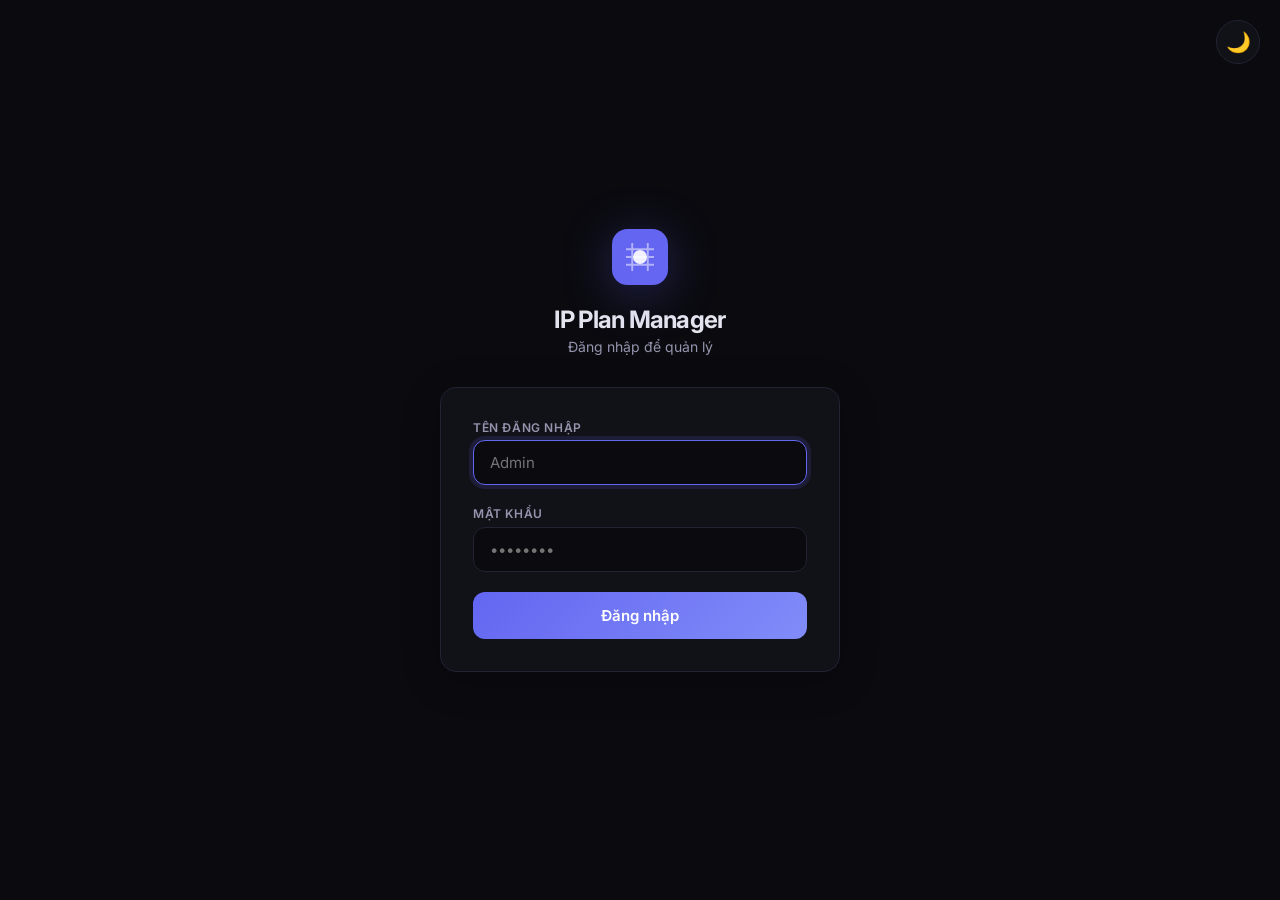
<file: templates/login.html>
<!DOCTYPE html>
<html lang="vi">
<head>
    <meta charset="UTF-8">
    <meta name="viewport" content="width=device-width, initial-scale=1.0">
    <title>Đăng nhập - IP Plan Manager</title>
    <link href="https://fonts.googleapis.com/css2?family=Inter:wght@300;400;500;600;700&family=JetBrains+Mono:wght@400;500&display=swap" rel="stylesheet">
    <style>
        :root {
            --bg: #0a0a0f; --bg2: #111118; --border: #222233;
            --text: #e4e4ef; --text2: #9494ad; --text3: #5e5e76;
            --accent: #6366f1; --accent2: #818cf8;
            --red: #ef4444; --radius: 16px;
            --font: 'Inter', -apple-system, sans-serif;
        }
        [data-theme="light"] {
            --bg: #f2f2f7; --bg2: #ffffff; --border: #d1d1d6;
            --text: #1c1c1e; --text2: #636366; --text3: #aeaeb2;
            --accent: #5856d6; --accent2: #787aff;
        }
        * { margin:0; padding:0; box-sizing:border-box; }
        html, body { height:100%; }
        body {
            font-family: var(--font);
            background: var(--bg);
            color: var(--text);
            display:flex; align-items:center; justify-content:center;
            transition: background .5s cubic-bezier(.4,0,.2,1), color .5s cubic-bezier(.4,0,.2,1);
        }
        .login-container {
            width:400px; max-width:90vw;
            animation: slideUp .6s cubic-bezier(.34,1.56,.64,1);
        }
        @keyframes slideUp {
            from { opacity:0; transform:translateY(40px) scale(.96); }
            to { opacity:1; transform:translateY(0) scale(1); }
        }
        .login-logo {
            text-align:center; margin-bottom:32px;
        }
        .login-logo svg { margin-bottom:16px; filter:drop-shadow(0 8px 24px rgba(99,102,241,.3)); }
        .login-logo h1 { font-size:24px; font-weight:700; letter-spacing:-.03em; }
        .login-logo p { color:var(--text2); font-size:14px; margin-top:4px; }
        .login-card {
            background:var(--bg2); border:1px solid var(--border);
            border-radius:var(--radius); padding:32px;
            box-shadow:0 8px 40px rgba(0,0,0,.2);
            backdrop-filter:blur(20px);
            transition: background .5s, border-color .5s, box-shadow .5s;
        }
        .fg { margin-bottom:20px; }
        .fg label {
            display:block; font-size:12px; font-weight:600;
            color:var(--text2); text-transform:uppercase;
            letter-spacing:.05em; margin-bottom:6px;
        }
        .fg input {
            width:100%; padding:12px 16px; border:1px solid var(--border);
            border-radius:12px; background:var(--bg); color:var(--text);
            font-family:var(--font); font-size:15px; outline:none;
            transition: all .3s cubic-bezier(.4,0,.2,1);
        }
        .fg input:focus {
            border-color:var(--accent);
            box-shadow:0 0 0 4px rgba(99,102,241,.15);
            transform:translateY(-1px);
        }
        .btn-login {
            width:100%; padding:14px; border:none; border-radius:12px;
            background:linear-gradient(135deg, var(--accent), var(--accent2));
            color:#fff; font-size:15px; font-weight:600;
            font-family:var(--font); cursor:pointer;
            transition: all .3s cubic-bezier(.34,1.56,.64,1);
            position:relative; overflow:hidden;
        }
        .btn-login:hover { transform:translateY(-2px); box-shadow:0 8px 24px rgba(99,102,241,.4); }
        .btn-login:active { transform:translateY(0) scale(.98); }
        .btn-login.loading { pointer-events:none; opacity:.7; }
        .error-msg {
            margin-top:16px; padding:10px 14px; border-radius:10px;
            background:rgba(239,68,68,.1); border:1px solid rgba(239,68,68,.2);
            color:var(--red); font-size:13px; text-align:center;
            display:none;
            animation: shake .4s cubic-bezier(.36,.07,.19,.97);
        }
        @keyframes shake {
            0%,100%{transform:translateX(0)} 20%,60%{transform:translateX(-8px)} 40%,80%{transform:translateX(8px)}
        }
        .error-msg.show { display:block; }
        .theme-toggle {
            position:fixed; top:20px; right:20px;
            width:44px; height:44px; border-radius:50%;
            border:1px solid var(--border); background:var(--bg2);
            cursor:pointer; display:flex; align-items:center; justify-content:center;
            font-size:20px; transition:all .3s cubic-bezier(.34,1.56,.64,1);
        }
        .theme-toggle:hover { transform:scale(1.1) rotate(15deg); }
    </style>
</head>
<body>
    <button class="theme-toggle" id="theme-toggle" title="Đổi giao diện">🌙</button>
    <div class="login-container">
        <div class="login-logo">
            <svg width="56" height="56" viewBox="0 0 36 36"><rect width="36" height="36" rx="10" fill="url(#lg)"/><path d="M9 13h18M9 18h18M9 23h18M13 9v18M23 9v18" stroke="#fff" stroke-width="1.2" opacity=".5"/><circle cx="18" cy="18" r="4.5" fill="#fff" opacity=".9"/><defs><linearGradient id="lg" x1="0" y1="0" x2="36" y2="36"><stop stop-color="#6366f1"/><stop offset="1" stop-color="#a855f7"/></linearGradient></defs></svg>
            <h1>IP Plan Manager</h1>
            <p>Đăng nhập để quản lý</p>
        </div>
        <div class="login-card">
            <form id="login-form">
                <div class="fg">
                    <label for="username">Tên đăng nhập</label>
                    <input type="text" id="username" placeholder="Admin" autocomplete="username" autofocus>
                </div>
                <div class="fg">
                    <label for="password">Mật khẩu</label>
                    <input type="password" id="password" placeholder="••••••••" autocomplete="current-password">
                </div>
                <button type="submit" class="btn-login" id="btn-login">Đăng nhập</button>
                <div class="error-msg" id="error-msg"></div>
            </form>
        </div>
    </div>
    <script>
        // Theme
        const saved = localStorage.getItem('ipplan-theme');
        if (saved === 'light') { document.documentElement.setAttribute('data-theme','light'); document.getElementById('theme-toggle').textContent='☀️'; }
        document.getElementById('theme-toggle').addEventListener('click', function(){
            const isLight = document.documentElement.getAttribute('data-theme') === 'light';
            document.documentElement.setAttribute('data-theme', isLight?'':'light');
            this.textContent = isLight?'🌙':'☀️';
            localStorage.setItem('ipplan-theme', isLight?'dark':'light');
        });
        // Login
        document.getElementById('login-form').addEventListener('submit', async function(e){
            e.preventDefault();
            const btn = document.getElementById('btn-login');
            const err = document.getElementById('error-msg');
            btn.classList.add('loading'); btn.textContent = 'Đang đăng nhập...';
            err.classList.remove('show');
            try {
                const res = await fetch('/api/login', {
                    method:'POST', headers:{'Content-Type':'application/json'},
                    body: JSON.stringify({
                        username: document.getElementById('username').value,
                        password: document.getElementById('password').value
                    })
                });
                const data = await res.json();
                if (res.ok) { window.location.href = '/'; }
                else { err.textContent = data.error || 'Đăng nhập thất bại'; err.classList.add('show'); }
            } catch(ex) { err.textContent='Lỗi kết nối'; err.classList.add('show'); }
            btn.classList.remove('loading'); btn.textContent='Đăng nhập';
        });
    </script>
</body>
</html>
</file>
